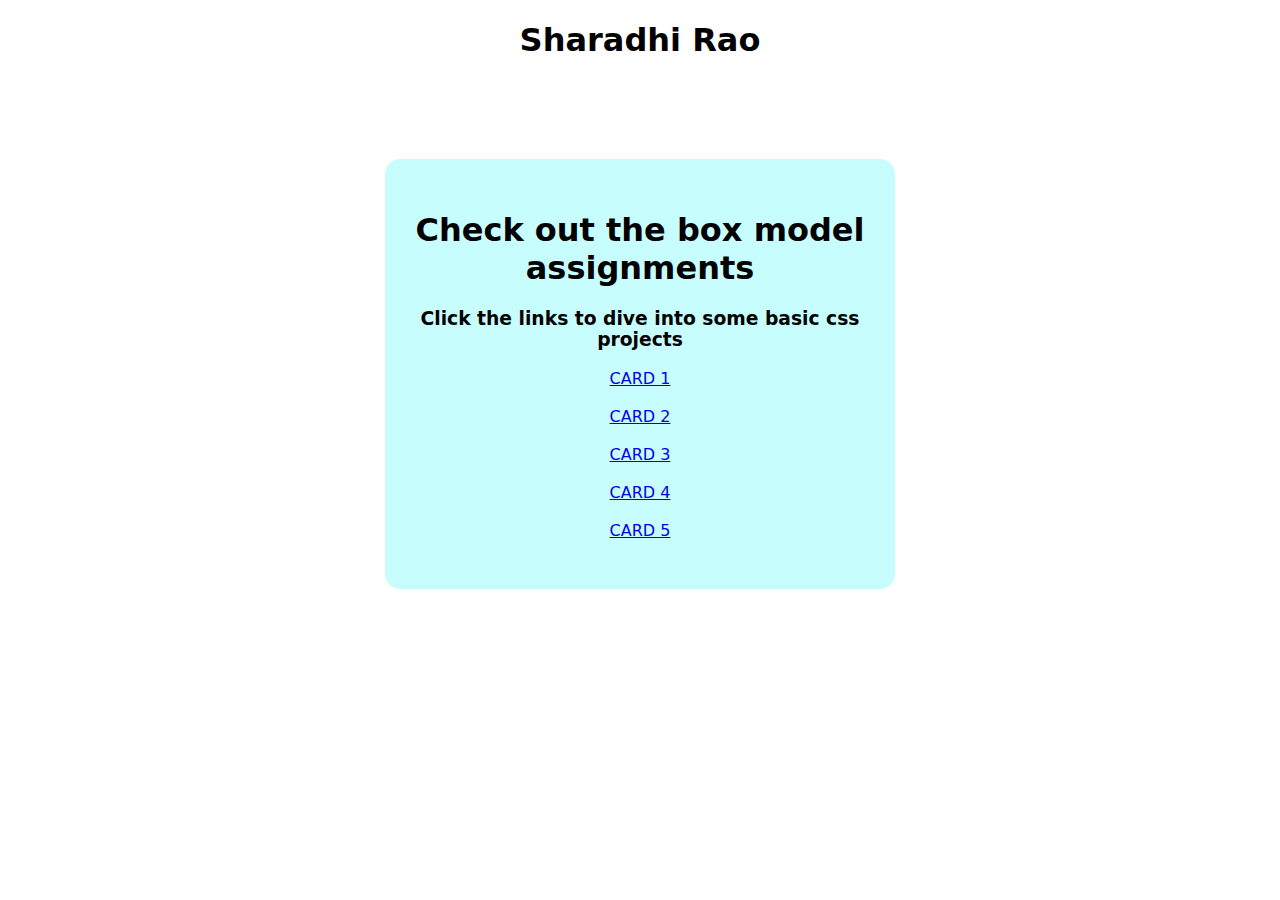
<file: index.html>
<!DOCTYPE html>
<html lang="en">
<head>
    <meta charset="UTF-8">
    <meta name="viewport" content="width=device-width, initial-scale=1.0">
    <title>Document</title>

    <link rel="stylesheet" href="style.css">
</head>
<body class="index-body">
    <h1>Sharadhi Rao</h1>
    
    <div class="Main-box">
    <h1>Check out the box model assignments</h1>
    <h3>Click the links to dive into some basic css projects</h3>
    <a href="card1.html" target="_blank">CARD 1</a> <br><br>
    <a href="card2.html" target="_blank">CARD 2</a> <br><br>
    <a href="card3.html" target="_blank">CARD 3</a> <br><br>
    <a href="card4.html" target="_blank">CARD 4</a> <br><br>
    <a href="card5.html" target="_blank">CARD 5</a> <br><br>
    </div>
</body>
</html>
</file>
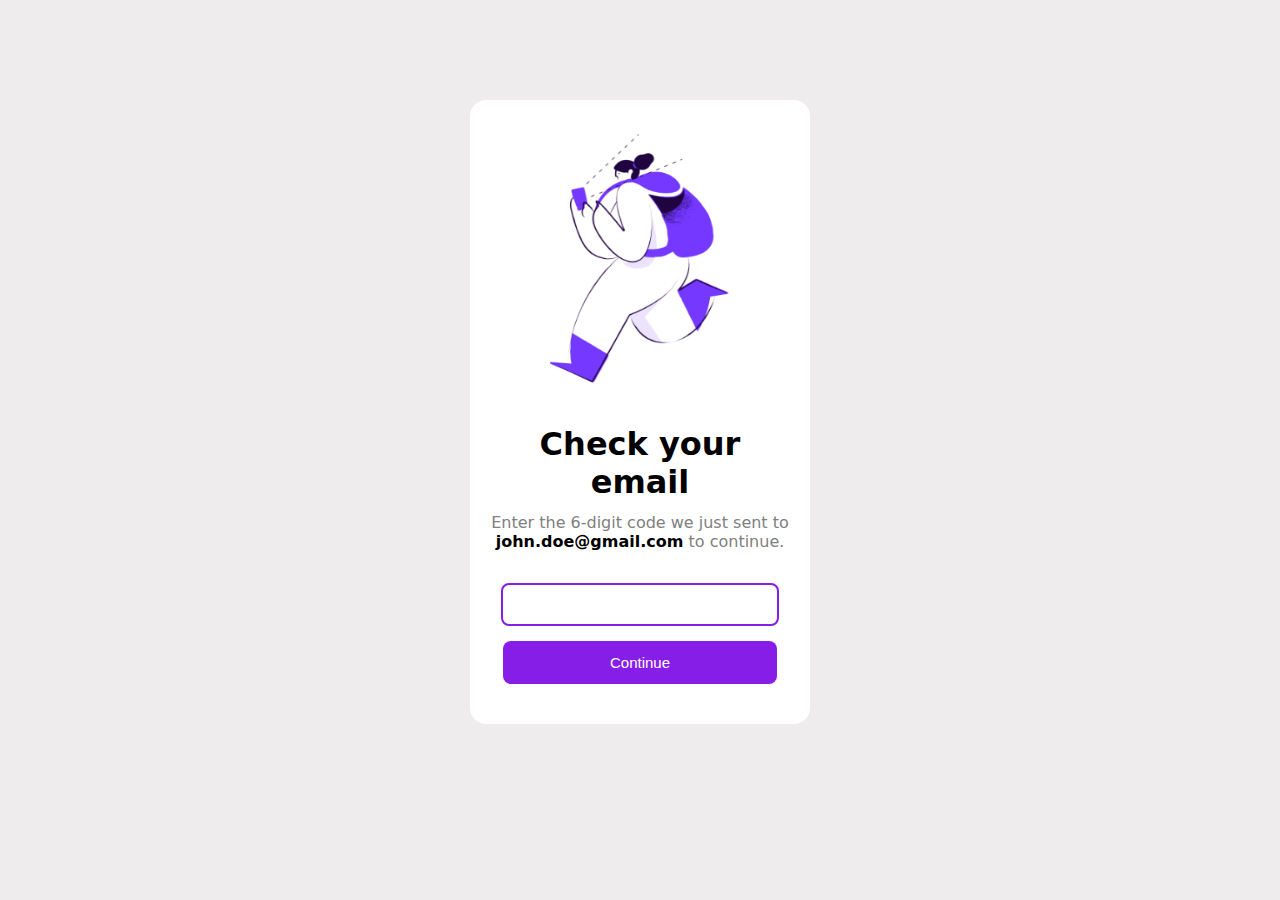
<file: card1.html>
<!DOCTYPE html>
<html lang="en">
<head>
    <meta charset="UTF-8">
    <meta name="viewport" content="width=device-width, initial-scale=1.0">
    <title>Document</title>
    <link rel="stylesheet" href="style.css">
</head>
<body class="card-body">
    <div class="card1-box">
        <img class="purple-girl" src="Purple girl.png" alt="">
        <h1>Check your email</h1>
        <p class="code">Enter the 6-digit code we just sent to <span class="mail"><b>john.doe@gmail.com</b></span> to continue.</p>
        <input class="card1-digit-input" type="text"> <br>
        <button class="card1-btn">Continue</button>
    </div>
 
</body>
</html>
</file>
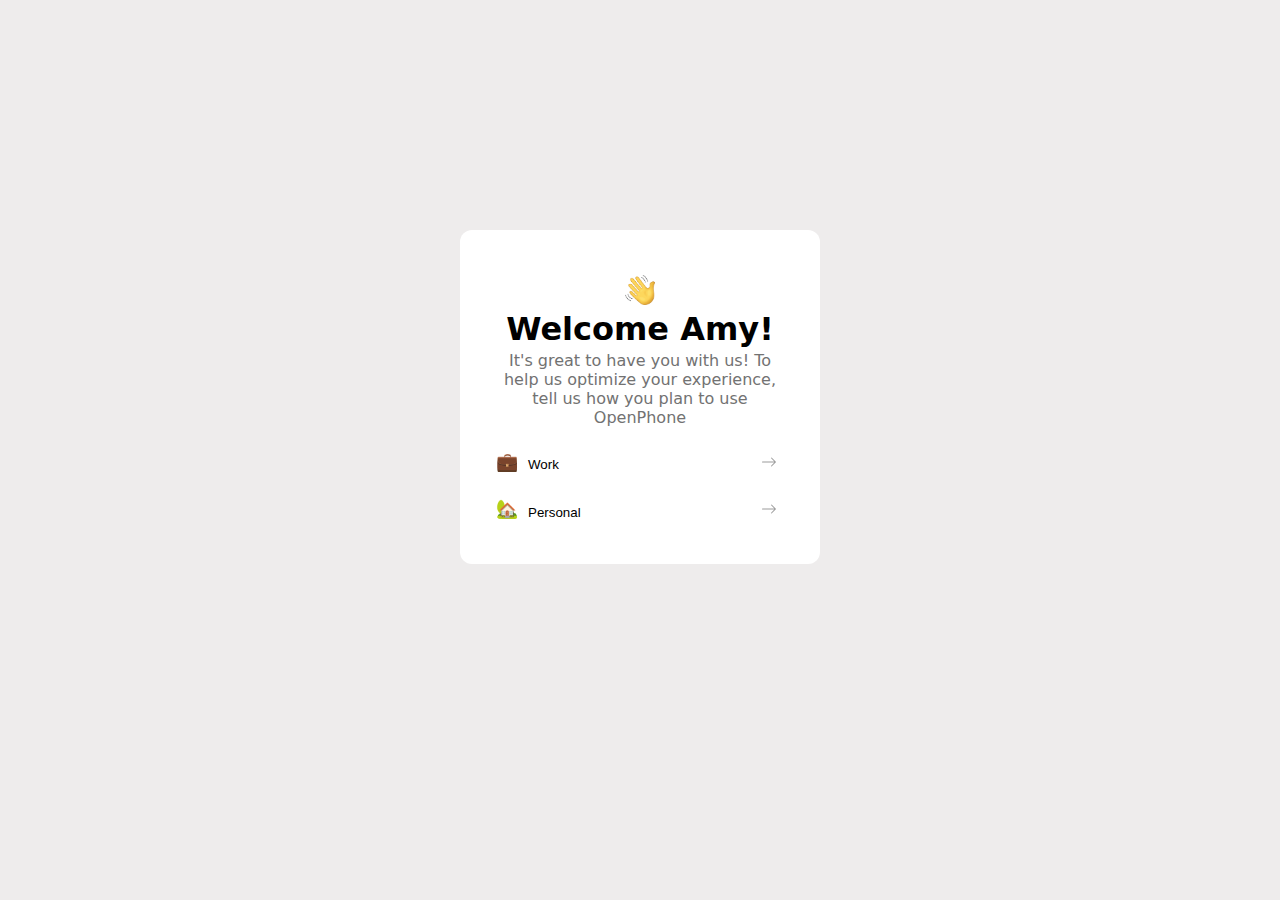
<file: card2.html>
<!DOCTYPE html>
<html lang="en">
<head>
    <meta charset="UTF-8">
    <meta name="viewport" content="width=device-width, initial-scale=1.0">
    <title>Document</title>
    <link rel="stylesheet" href="style.css">
</head>
<body class="card-body">

    <div class="card2-box">
        <div class="container">
                <!-- <span style='font-size:30px;'>&#128075;</span> -->
                 <img class="wave-emote" src="wave-emote.png" alt="">
                
                <h1>Welcome Amy!</h1>
                <p class="card2-message">It's great to have you with us! To help us optimize your experience, tell us how you plan to use OpenPhone</p>
                </div>
                <button class="card2-btn1">

                    <div class="work">
                    <span style='font-size:18px; margin-top: 7px;'>&#128188;</span>
                    <p>Work</p>
                    </div>

                    <svg xmlns="http://www.w3.org/2000/svg" width="16" height="16" fill="currentColor" class="bi bi-arrow-right" viewBox="0 0 16 16">
                    <path fill-rule="evenodd" d="M1 8a.5.5 0 0 1 .5-.5h11.793l-3.147-3.146a.5.5 0 0 1 .708-.708l4 4a.5.5 0 0 1 0 .708l-4 4a.5.5 0 0 1-.708-.708L13.293 8.5H1.5A.5.5 0 0 1 1 8"/>
                    </svg>

                </button> <br>

                <button class="card2-btn2">
                    
                    <div class="home">
                    <span style='font-size:18px; margin-top: 7px;'>&#127969;</span>
                    <p>Personal</p>
                    </div>

                    <svg xmlns="http://www.w3.org/2000/svg" width="16" height="16" fill="currentColor" class="bi bi-arrow-right" viewBox="0 0 16 16">
                    <path fill-rule="evenodd" d="M1 8a.5.5 0 0 1 .5-.5h11.793l-3.147-3.146a.5.5 0 0 1 .708-.708l4 4a.5.5 0 0 1 0 .708l-4 4a.5.5 0 0 1-.708-.708L13.293 8.5H1.5A.5.5 0 0 1 1 8"/>
                    </svg>
                </button>
        
    </div>

    
</body>
</html>
</file>
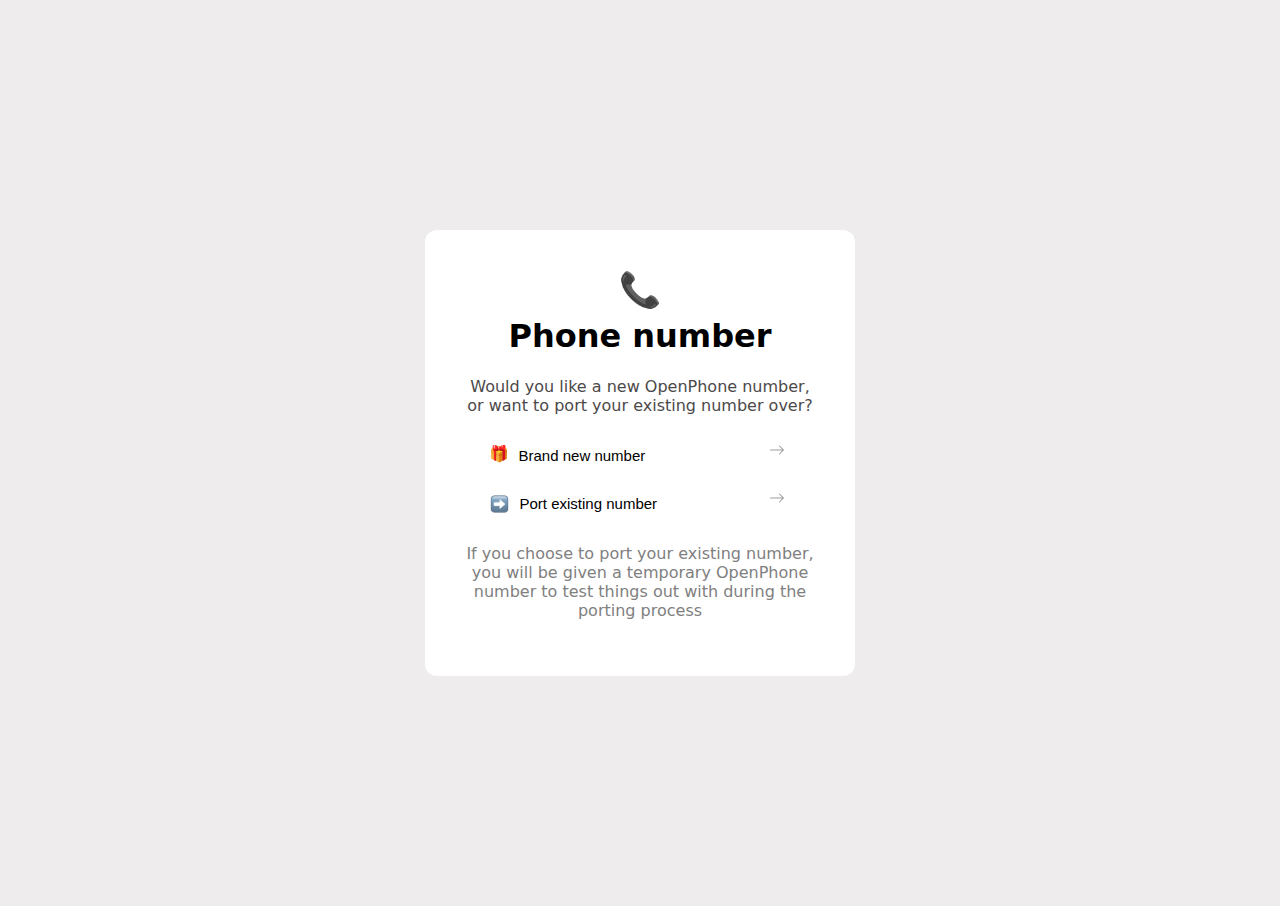
<file: card3.html>
<!DOCTYPE html>
<html lang="en">
<head>
    <meta charset="UTF-8">
    <meta name="viewport" content="width=device-width, initial-scale=1.0">
    <title>Document</title>
    <link rel="stylesheet" href="style.css">
</head>
<body class="card-body">

    <div class="card3-box">
        <img src="phone-emoji.png" alt="" class="phone-emoji">
        <h1>Phone number</h1>
        <p class="card3-text">Would you like a new OpenPhone number, or want to port your existing number over? </p>

        <button class="card3-btn1">

            <div class="gift">
            <span style='font-size:16px; margin-top: 12px;'>&#127873;</span>
            <p>Brand new number</p>
            </div>

            <svg xmlns="http://www.w3.org/2000/svg" width="16" height="16" fill="currentColor" class="bi bi-arrow-right" viewBox="0 0 16 16">
            <path fill-rule="evenodd" d="M1 8a.5.5 0 0 1 .5-.5h11.793l-3.147-3.146a.5.5 0 0 1 .708-.708l4 4a.5.5 0 0 1 0 .708l-4 4a.5.5 0 0 1-.708-.708L13.293 8.5H1.5A.5.5 0 0 1 1 8"/>
            </svg>

        </button> <br>

        <button class="card3-btn2">
            
            <div class="arrow">
            <img src="right arrow.png" alt="" class="right-arrow">
            <p>Port existing number</p>
            </div>

            <svg xmlns="http://www.w3.org/2000/svg" width="16" height="16" fill="currentColor" class="bi bi-arrow-right" viewBox="0 0 16 16">
            <path fill-rule="evenodd" d="M1 8a.5.5 0 0 1 .5-.5h11.793l-3.147-3.146a.5.5 0 0 1 .708-.708l4 4a.5.5 0 0 1 0 .708l-4 4a.5.5 0 0 1-.708-.708L13.293 8.5H1.5A.5.5 0 0 1 1 8"/>
            </svg>
        </button>

        <p class="card3-para">If you choose to port your existing number, you will be given a temporary OpenPhone number to test things out with during the porting process</p>

    </div>
    
</body>
</html>
</file>
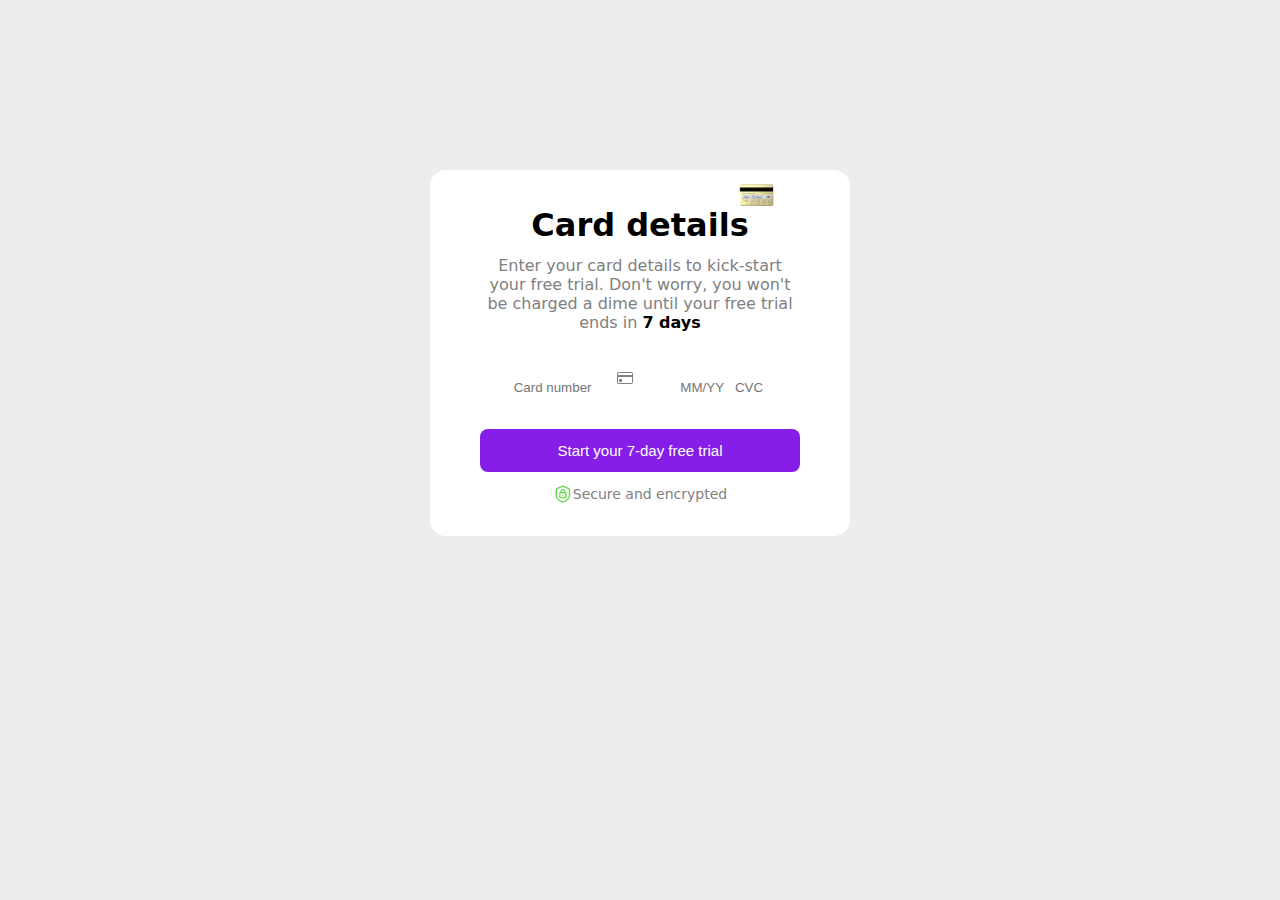
<file: card4.html>
<!DOCTYPE html>
<html lang="en">
<head>
    <meta charset="UTF-8">
    <meta name="viewport" content="width=device-width, initial-scale=1.0">
    <title>Document</title>
    <link rel="stylesheet" href="style.css">
</head>
<body class="card-body">
    <div class="card4-box">
        <img class="credit-card-img" src="credit-card.png" alt="">
        <h1>Card details</h1>
        <p class="code">Enter your card details to kick-start your free trial. Don't worry, you won't be charged a dime until your free trial ends in <span class="creditcard"><b>7 days</b></span></p>
        
        <div class="credit-card-box">
            <div class="card-icon">
                <svg xmlns="http://www.w3.org/2000/svg" width="16" height="16" fill="gray" class="bi bi-credit-card" viewBox="0 0 16 16">
                <path d="M0 4a2 2 0 0 1 2-2h12a2 2 0 0 1 2 2v8a2 2 0 0 1-2 2H2a2 2 0 0 1-2-2zm2-1a1 1 0 0 0-1 1v1h14V4a1 1 0 0 0-1-1zm13 4H1v5a1 1 0 0 0 1 1h12a1 1 0 0 0 1-1z"/>
                <path d="M2 10a1 1 0 0 1 1-1h1a1 1 0 0 1 1 1v1a1 1 0 0 1-1 1H3a1 1 0 0 1-1-1z"/>
                </svg>
            </div>
            <div class="card-num">
                <input class="card4-card-number" type="text" placeholder=" Card number                        MM/YY   CVC"> <br>
            </div>
        </div>

        <button class="card4-btn">Start your 7-day free trial</button> 

        <div class="card4-footer">
            <img class="secure-img" src="security and encrypted.png" alt="">
            <p>Secure and encrypted</p>
        </div>
    </div>
 
</body>
</html>
</file>
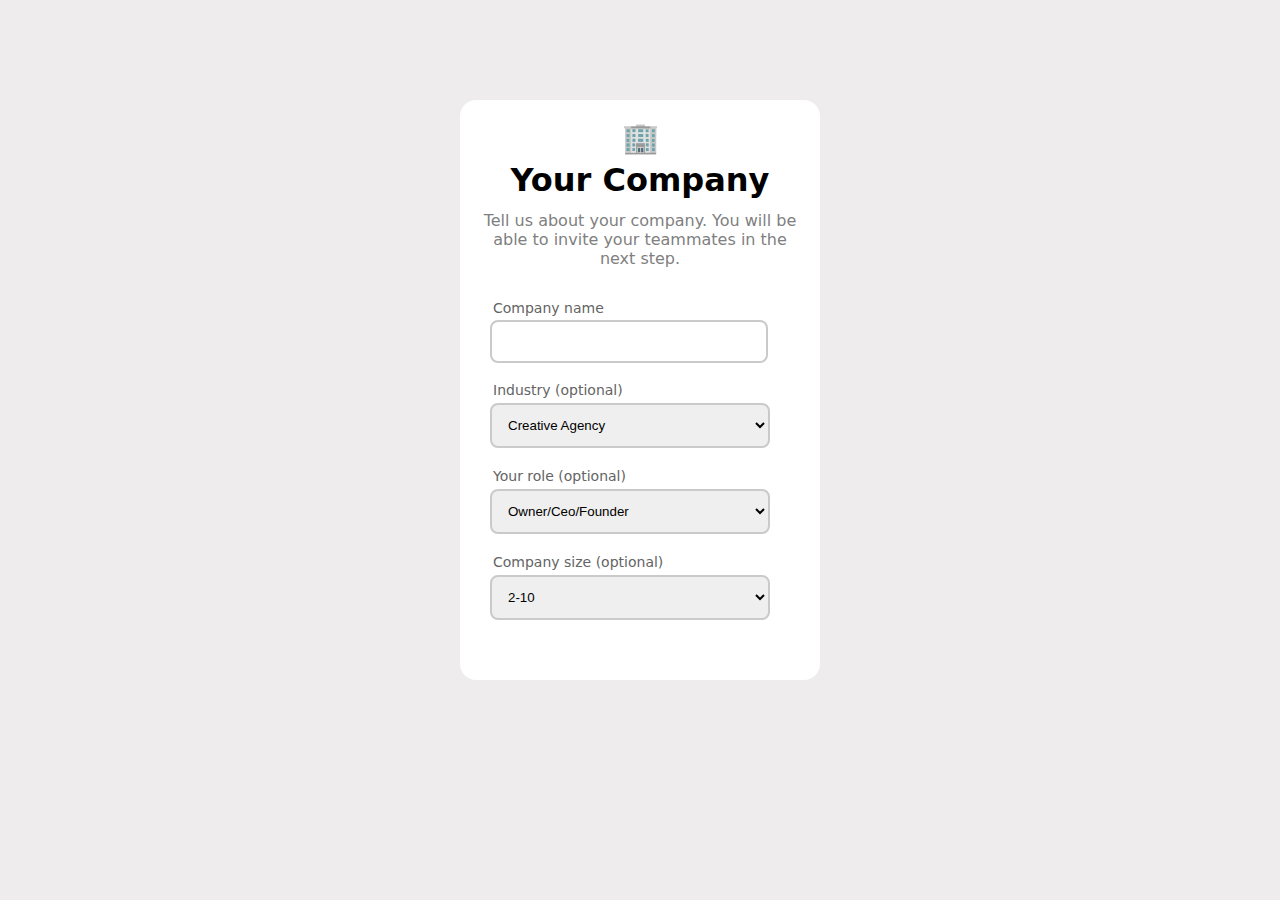
<file: card5.html>
<!DOCTYPE html>
<html lang="en">
<head>
    <meta charset="UTF-8">
    <meta name="viewport" content="width=device-width, initial-scale=1.0">
    <title>Document</title>
    <link rel="stylesheet" href="style.css">
</head>
<body class="card-body">
    <div class="card5-box">
        <span style='font-size:30px;' class="office">&#127970;</span>
        <h1>Your Company</h1>
        <p class="company-text">Tell us about your company. You will be able to invite your teammates in the next step.</p>
        <label class="company-label" for="">Company name</label> <br>
        <input class="company-name" type="text"> <br>

        <label for="" class="company-label">Industry (optional)</label>
        <select name="industry" id="" class="company-select">
            <option value="industry" value="Creative Agency">Creative Agency</option>
            <option value="industry" value="Medical Supply Agency">Medical Supply Agency</option>
            <option value="industry" value="Hardware Company">Hardware Company</option>
            <option value="industry" value="Tech company">Tech company</option>
         </select>

        <label for="" class="company-label">Your role (optional)</label>
        <select name="role" id="" class="company-select">
            <option value="role" value="Owner/Ceo/Founder">Owner/Ceo/Founder</option>
            <option value="role" value="Owner">Owner</option>
            <option value="role" value="CEO">CEO</option>
            <option value="role" value="Founder">Founder</option>
            <option value="role" value="Manager">Manager</option>
            <option value="role" value="Employee">Employee</option>
         </select>

        <label for="" class="company-label">Company size (optional)</label>
        <select name="size" id="" class="company-select">
            <option value="size" value="2-10">2-10</option>
            <option value="size" value="11-20">11-20</option>
            <option value="size" value="21-30">21-30</option>
            <option value="size" value="31-40">31-40</option>
            <option value="size" value="41-50">41-50</option>
            <option value="size" value="51-60">51-60</option>
         </select>

    </div>
 
</body>
</html>
</file>
<file: style.css>
.index-body{
    margin: 0;
    box-sizing: border-box;
    font-family: system-ui, -apple-system, BlinkMacSystemFont, 'Segoe UI', Roboto, Oxygen, Ubuntu, Cantarell, 'Open Sans', 'Helvetica Neue', sans-serif;
}

/* ------------------------------------------INDEX PAGE-------------------------------------------- */

.Main-box{
    width: 450px;
    background-color:rgb(200, 253, 253);
    margin: 100px auto;
    padding: 30px;
    border-radius: 15px;
    border: none;
    text-align: center;
}

.index-body h1{
    text-align: center;
}
/* --------------------------------------------CARD 1--------------------------------------------- */
.card-body{
    margin: 0;
    box-sizing: border-box;
    font-family: system-ui, -apple-system, BlinkMacSystemFont, 'Segoe UI', Roboto, Oxygen, Ubuntu, Cantarell, 'Open Sans', 'Helvetica Neue', sans-serif;
    background-color: rgb(238, 236, 236);
}

.card1-box{
    width: 300px;
    background-color: #ffffff;
    border-radius: 16px;
    margin: 100px auto;
    
    padding: 20px 20px 40px 20px;
    text-align: center;
}

.code{
    margin-top: -10px;
    color: gray;
    margin-bottom: 32px;
}

.mail{
    color: black;
}

.purple-girl{
    width: 100%;
    height: 280px;

}

.card1-digit-input{
    width: 250px;
    padding: 12px;
    border: solid 2px #861ee8;
    border-radius: 8px;

}

.card1-btn{
    width: 274px;
    padding: 13px;
    border: none;
    border-radius: 8px;
    margin-top: 15px;
    background-color: #861ee8;
    color: #ffffff;
    font-size: 15px;
} 


/* ------------------------------------CARD 2-------------------------------------------- */
.card2-box{
    width: 300px;
    background-color: #ffffff;
    margin: 230px auto;
    padding: 30px;
    text-align: center;
    border-radius: 12px;

}

.container{
    margin-top: -15px;
    margin-bottom: 15px;
    text-align: center;
    
}

.wave-emote{
    margin-top: 30px;
    margin-bottom: -20px;
    width: 30px;
}


.card2-message{
    color: rgb(114, 114, 114);
    margin-top: -19px;
}

.card2-btn1{
    display: flex;
    justify-content: space-between;
    width: 100%;
    border: none;
    background-color: white;
    text-align: left;
    border-radius: 5px;
    
}

.work, .home{
    display: flex;
}

.card2-btn1 p{
    margin-left: 10px;
}


.card2-btn1:hover{
    background-color: rgb(230, 230, 230);
}

.card2-btn2{
    display: flex;
    justify-content: space-between;
    width: 100%;
    border: none;
    background-color: white;
    text-align: left;
    border-radius: 5px;
    margin-top: -15px;
}

.bi-arrow-right{
   display: block;
   margin-top: 10px;
   margin-right: 7px;
   color: rgb(155, 155, 155);
   
}

.card2-btn2 p{
    margin-left: 10px;
}


.card2-btn2:hover{
    background-color: rgb(230, 230, 230);
}


/* ------------------------------------CARD 3-------------------------------------------- */
.card3-box{
    width: 350px;
    background-color: #ffffff;
    margin: 230px auto;
    padding: 40px;
    text-align: center;
    border-radius: 12px; 
}

.phone-emoji{
    width: 40px;
    margin-bottom: -18px;
}

.card3-text{
    color: rgb(76, 73, 73);
}

.card3-btn1{
    font-size: 15px;
    display: flex;
    justify-content: space-between;
    width: 90%;
    border: none;
    background-color: white;
    text-align: left;
    border-radius: 5px;
    margin: auto;
    margin-bottom: -20px;
    
}

.gift, .arrow{
    display: flex;
}

.card3-btn1 p{
    margin-left: 10px;
}


.card3-btn1:hover{
    background-color: rgb(230, 230, 230);
}

.card3-btn2{
    font-size: 15px;
    display: flex;
    justify-content: space-between;
    width: 90%;
    border: none;
    background-color: white;
    text-align: left;
    border-radius: 5px;
    margin: auto;
}

.bi-arrow-right{
   display: block;
   margin-top: 10px;
   margin-right: 7px;
   color: rgb(155, 155, 155);
   
}

.card3-btn2 p{
    margin-left: 7px;
}


.card3-btn2:hover{
    background-color: rgb(230, 230, 230);
}

.right-arrow{
    width: 27px;
    height: 40px;
    margin-left: -3px;
    margin-top: 4px;
}

.card3-para{
    color: gray;
}


/* --------------------------------------------CARD 4--------------------------------------------- */
.card-body{
    margin: 0;
    box-sizing: border-box;
    font-family: system-ui, -apple-system, BlinkMacSystemFont, 'Segoe UI', Roboto, Oxygen, Ubuntu, Cantarell, 'Open Sans', 'Helvetica Neue', sans-serif;
    background-color: rgb(238, 236, 236);
    position: relative;
}

.card4-box{
    width: 320px;
    background-color: #ffffff;
    border-radius: 16px;
    margin: 170px auto;
    padding: 15px 50px 20px 50px;
    text-align: center;
}

.code{
    margin-top: -10px;
    color: gray;
    margin-bottom: 32px;
}

.creditcard{
    color: black;
}

.credit-card-box{
    width: 320px;
    background-color:white;
    height: 50px;
    border-radius: 8px;

}

.credit-card-img{
    position: absolute;
    width: 53px;
    top: -15px;
    left: 730px;
}

.card-icon{
    position: absolute;
    top: 200px;
    left: 617px;
}


.card4-card-number{
    width: 260px;
    margin-top: 10px;
    padding: 6px;
    border: none;
}

.card-num > input{
    outline: none;
    border: none; 
}



.card4-btn{
    position: relative;
    width: 100%;
    padding: 13px;
    border: none;
    border-radius: 8px;
    margin-top: 15px;
    background-color: #861ee8;
    color: #ffffff;
    font-size: 15px;
} 

.card4-footer p{
    color: rgb(129, 129, 129);
    font-size: 14px;
}

.card4-footer{
    display: flex;
    justify-content: center;
    align-items: center;
}

.secure-img{
    width: 20px;
    height: 20px;
}



/* -----------------------------------------------CARD 5------------------------------------------------ */

.card-body{
    margin: 0;
    box-sizing: border-box;
    font-family: system-ui, -apple-system, BlinkMacSystemFont, 'Segoe UI', Roboto, Oxygen, Ubuntu, Cantarell, 'Open Sans', 'Helvetica Neue', sans-serif;
    background-color: rgb(238, 236, 236);
}

.card5-box{
    width: 320px;
    background-color: #ffffff;
    border-radius: 16px;
    margin: 100px auto;
    
    padding: 20px 20px 40px 20px;
    text-align: center;
}

.office{
    display: block;
    margin-bottom: -15px;
}

.company-text{
    margin-top: -10px;
    color: gray;
    margin-bottom: 32px;
}

.company-name{
    display: block;
    margin-top: -10px;
    margin-left: 10px;
    width: 250px;
    padding: 12px;
    border: solid 2px rgb(203, 202, 202);
    border-radius: 8px;
}

.company-label{
    display: block;
    text-align: left;
    margin-left: 13px;
    margin-bottom: -5px;
    font-size: 14px;
    color: rgb(100, 100, 100)
}

.company-select{
    display: block;
    margin-top: 10px;
    margin-left: 10px;
    margin-bottom: 20px;
    width: 280px;
    padding: 12px;
    border: solid 2px rgb(203, 202, 202);
    border-radius: 8px;
}
</file>
